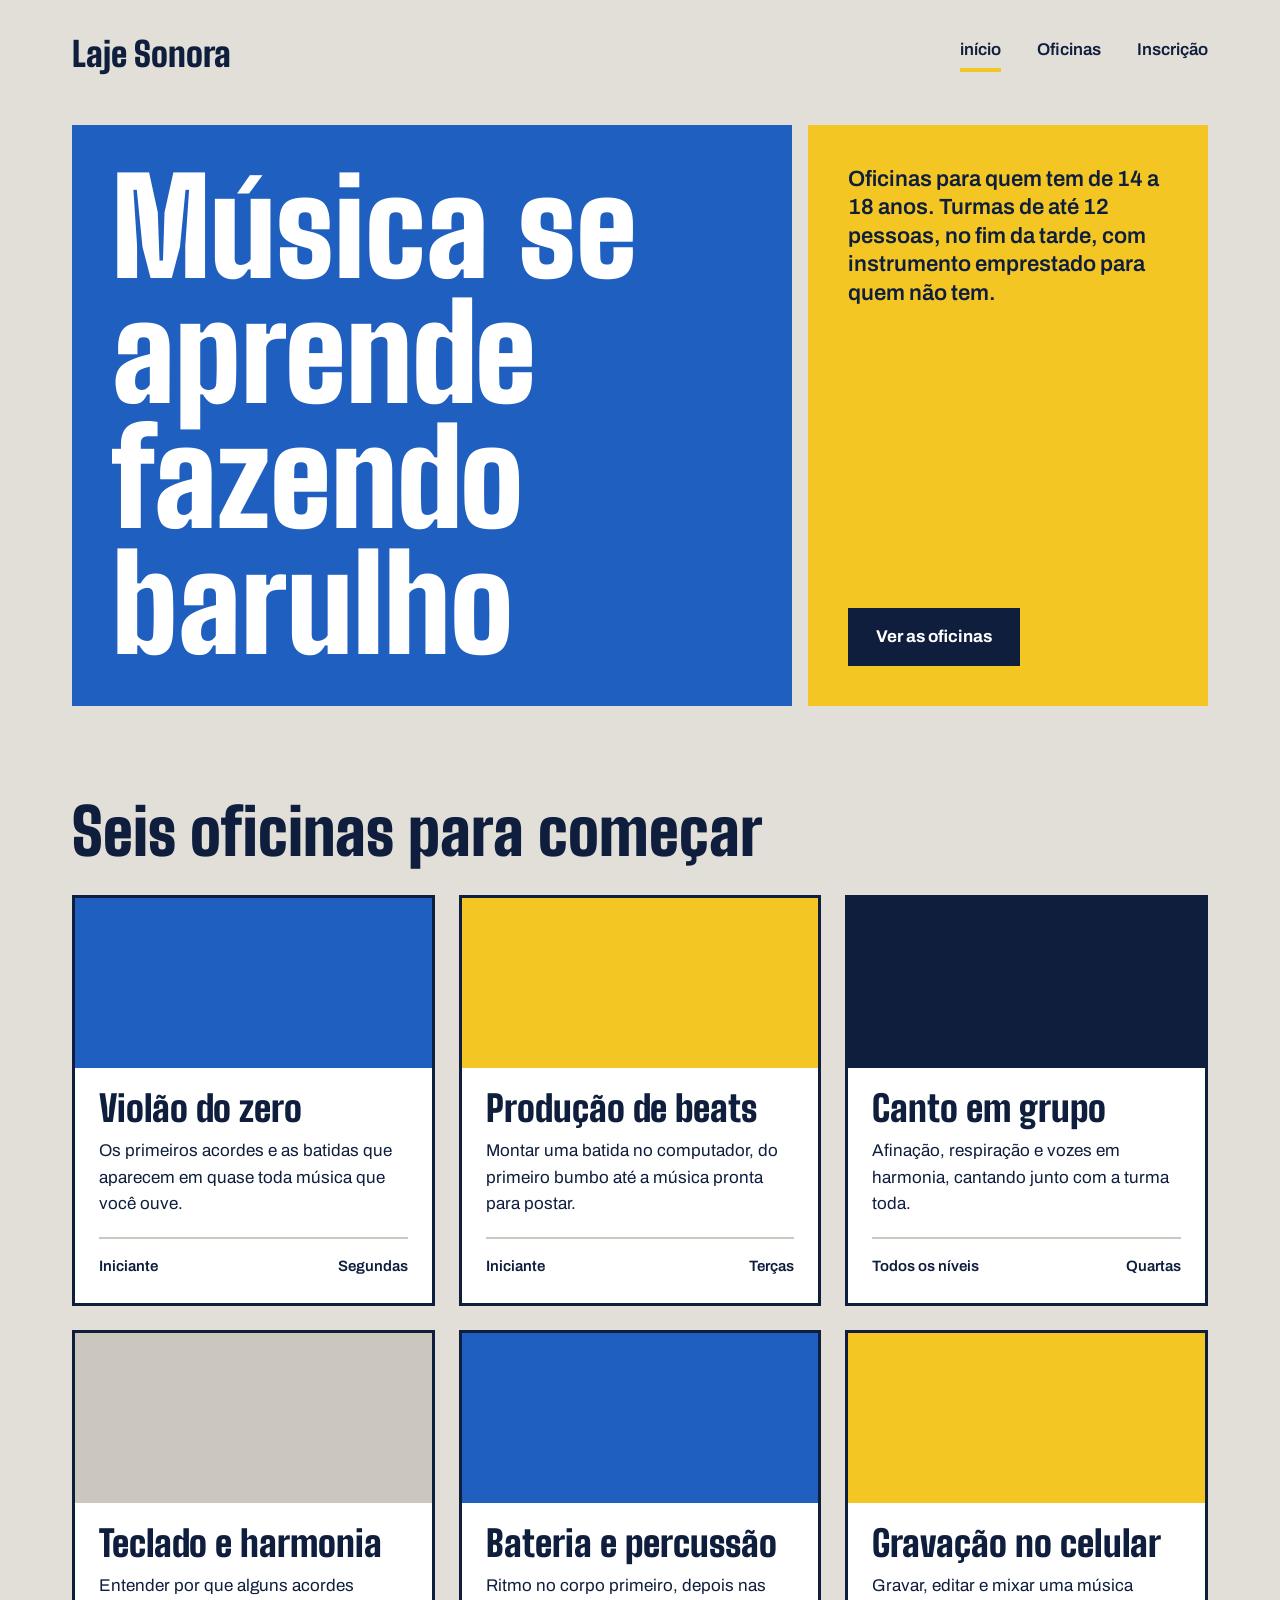
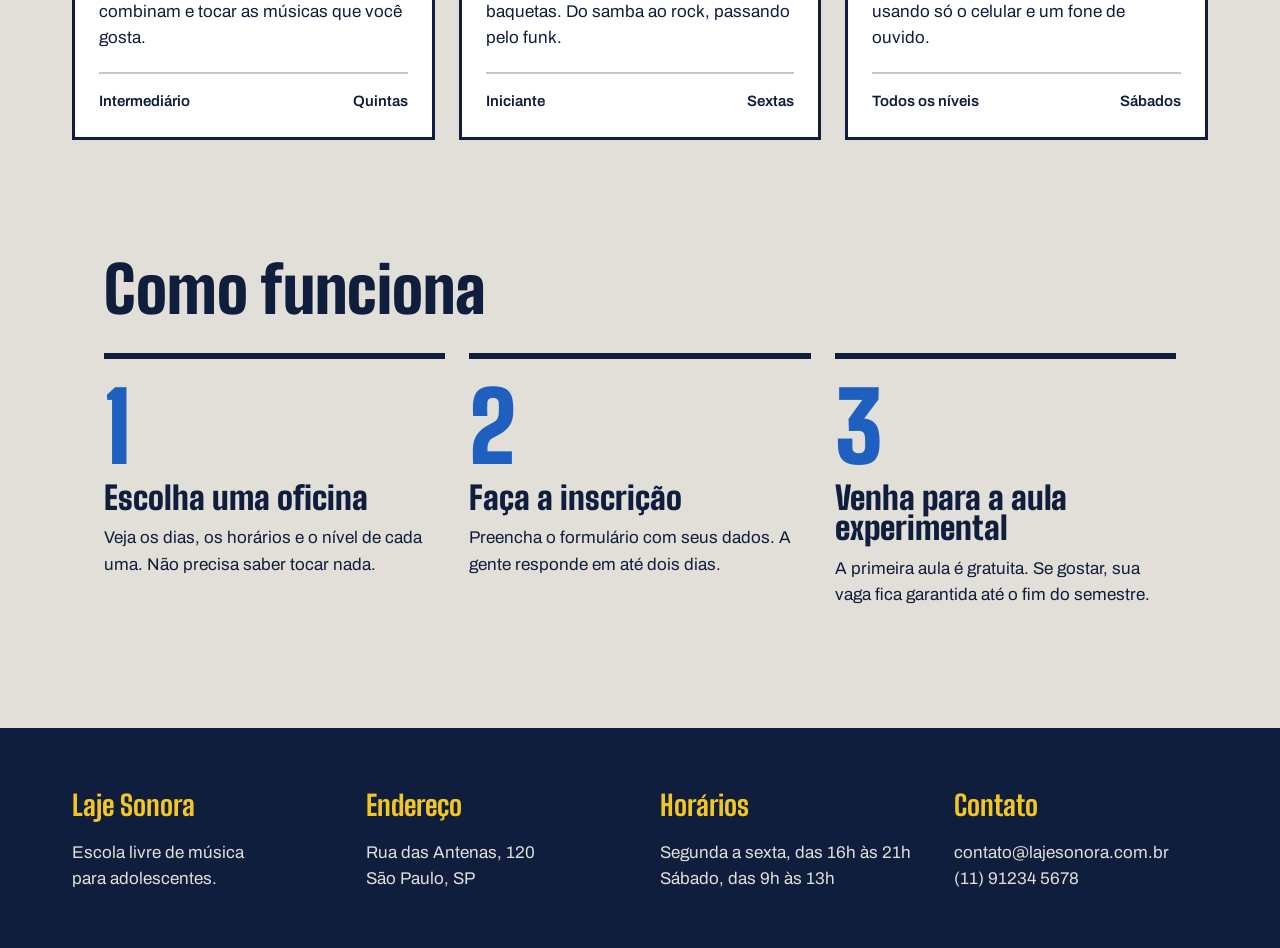
<file: index.html>
<!DOCTYPE html>
<html lang="pt-BR">
<head>
    <meta charset="UTF-8">
    <meta name="viewport" content="width=device-width, initial-scale=1.0">
    <link rel="stylesheet" href="./index.css">
    <link rel="preconnect" href="https://fonts.googleapis.com">
    <link rel="preconnect" href="https://fonts.gstatic.com" crossorigin>
    <link href="https://fonts.googleapis.com/css2?family=Archivo:ital,wght@0,100..900;1,100..900&family=Big+Shoulders:opsz,wght@10..72,100..900&display=swap" rel="stylesheet">
    <title>Laje Sonora</title>
   
</head>
<body>
   <header class="conteudo topo">
    <a href="./index.html" class="logo">Laje Sonora</a>
    <nav class="menu">
        <a href="./index.html" class="atual">início</a>
        <a href="./oficinas.html">Oficinas</a>
        <a href="./inscricao.html">Inscrição</a>
    </nav>
   </header>
   <main>
    <section class="conteudo cartazes"> 
        <div class="cartaz cartaz-principal">
            <h1>Música se aprende fazendo barulho</h1>
        </div>
        <div class="cartaz cartaz-lateral">
            <p>Oficinas para quem tem de 14 a 18 anos. Turmas de até 12 pessoas, no fim da tarde, com instrumento emprestado para quem não tem.</p>
            <a href="./oficinas.html" class="botao">Ver as oficinas</a>
        </div>
        
    </section>
    <section class="conteudo secao">
        <h2 class="titulo-secao">Seis oficinas para começar</h2>
        <div class="cards">
            <article class="card">
                <div class="foto foto-azul"></div>
                <div class="card-texto">
                <h3>Violão do zero</h3>
                <p>Os primeiros acordes e as batidas que aparecem em quase toda música que você ouve.</p>
                <div class="card-info">
                    <span>Iniciante</span> <span>Segundas</span>
                </div>
            </div>
            </article>

            <article class="card">
                <div class=" foto foto-amarela"></div>
                <div class="card-texto">
                <h3>Produção de beats</h3>
                <p>Montar uma batida no computador, do primeiro bumbo até a música pronta para postar.</p>
                <div class="card-info">
                    <span>Iniciante</span> <span>Terças</span>
                </div>
            </div>
            </article>

            <article class="card">
                <div class="foto foto-tinta"></div>
                <div class="card-texto">
                <h3>Canto em grupo</h3>
                <p>Afinação, respiração e vozes em harmonia, cantando junto com a turma toda.</p>
                <div class="card-info">
                    <span>Todos os níveis</span> <span>Quartas</span>
                </div>
            </div>
            </article>
        <article class="card">
            <div class="foto"></div>
            <div class="card-texto">
            <h3>Teclado e harmonia</h3>
            <p>Entender por que alguns acordes combinam e tocar as músicas que você gosta.</p>
            <div class="card-info">
                <span>Intermediário</span> <span>Quintas</span>
            </div>
            </div>
            </article>
            <article class="card">
                <div class="foto foto-azul"></div>
                <div class="card-texto">
                <h3>Bateria e percussão</h3>
                <p>Ritmo no corpo primeiro, depois nas baquetas. Do samba ao rock, passando pelo funk.</p>
                <div class="card-info">
                    <span>Iniciante</span> <span>Sextas</span>
                </div>
                </div>
                </article>
                <article class="card">
                    <div class="foto foto-amarela"></div>
                    <div class="card-texto">
                    <h3>Gravação no celular</h3>
                    <p>Gravar, editar e mixar uma música usando só o celular e um fone de ouvido.</p>
                    <div class="card-info">
                        <span>Todos os níveis</span> <span>Sábados</span>
                    </div>
                </div>
                </article>
        <section class="conteudo secao">
            <h2 class="titulo-secao">Como funciona</h2>
            <div class="passos">
            <div class="passo">
                <p class="passo-numero">1</p>
                <h3>Escolha uma oficina</h3>
                <p>Veja os dias, os horários e o nível de cada uma. Não precisa saber tocar nada.</p>
            </div>

            <div class="passo">
                <p class="passo-numero">2</p>
                <h3>Faça a inscrição</h3>
                <p>Preencha o formulário com seus dados. A gente responde em até dois dias.</p>
            </div>

            <div class="passo">
                <p class="passo-numero">3</p>
                <h3>Venha para a aula experimental</h3>
                <p>A primeira aula é gratuita. Se gostar, sua vaga fica garantida até o fim do semestre.</p>
            </div>
        </div>
        </section>
    </section>
   </main>
   <footer class="rodape">
    <div class="conteudo rodape-colunas">
        <div class="rodape-coluna"> 
            <h4>Laje Sonora</h4>
            <p>Escola livre de música <br>para adolescentes.</p>
        </div>
        <div class="rodape-coluna"> 
            <h4>Endereço</h4>
            <p>Rua das Antenas, 120 <br>São Paulo, SP</p>
        </div>
        <div class="rodape-coluna"> 
            <h4>Horários</h4>
            <p>Segunda a sexta, das 16h às 21h<br>Sábado, das 9h às 13h</p>
        </div>
        <div class="rodape-coluna"> 
            <h4>Contato</h4>
            <p>contato@lajesonora.com.br<br>(11) 91234 5678</p>
        </div>
    </div>
</footer>
</body>
</html>
</file>
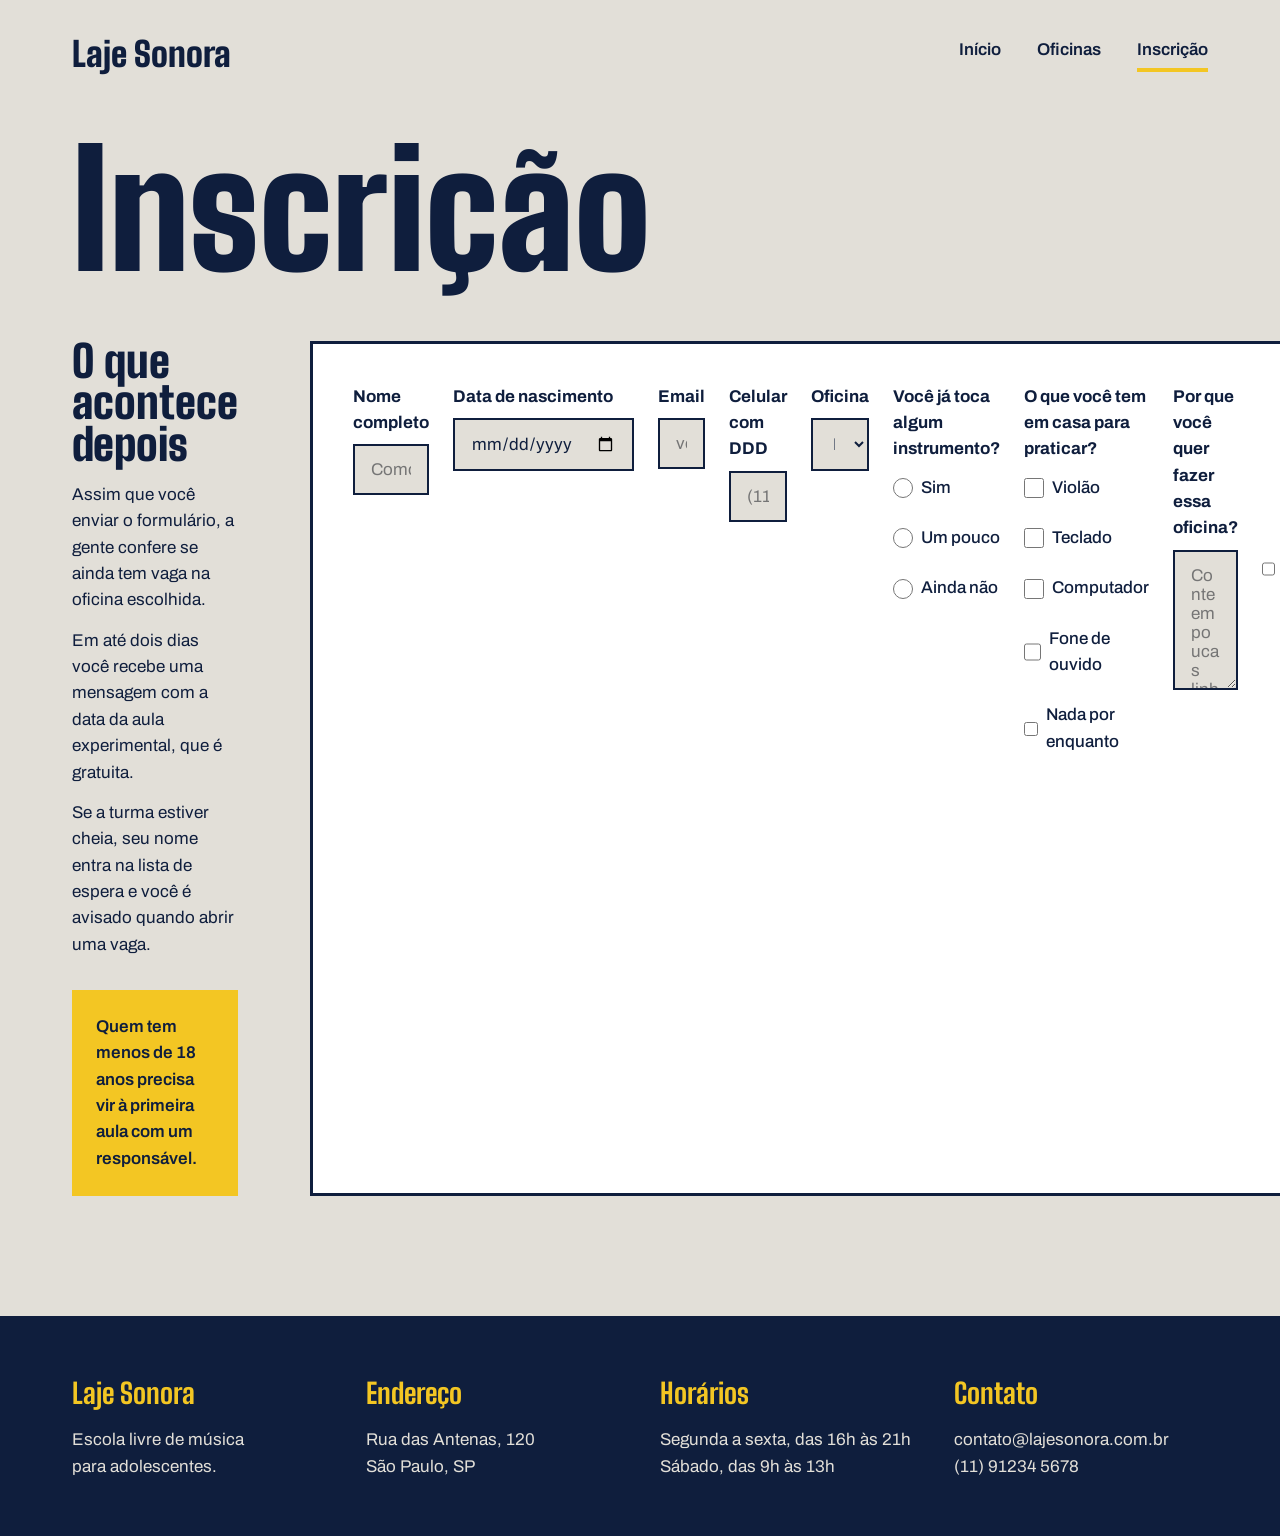
<file: inscricao.html>
<!DOCTYPE html>
<html lang="pt-BR">
<head>
    <meta charset="UTF-8">
    <meta name="viewport" content="width=device-width, initial-scale=1.0">
    <link rel="stylesheet" href="./inscricao.css">
    <link rel="preconnect" href="https://fonts.googleapis.com">
    <link rel="preconnect" href="https://fonts.gstatic.com" crossorigin>
    <link href="https://fonts.googleapis.com/css2?family=Archivo:ital,wght@0,100..900;1,100..900&family=Big+Shoulders:opsz,wght@10..72,100..900&display=swap" rel="stylesheet">
    <title>Laje Sonora | Inscrição</title>
</head>
<body>
    <header class="conteudo topo">
        <a href="./index.html" class="logo">Laje Sonora</a>
        <nav class="menu">
            <a href="./index.html">Início</a>
            <a href="./oficinas.html">Oficinas</a>
            <a href="./inscricao.html" class="atual">Inscrição</a>
        </nav>
    </header>

    <main class="conteudo">
        <h1 class="titulo-pagina">Inscrição</h1>

        <div class="inscricao">
            <section class="explicacao">
                <h2>O que acontece depois</h2>

                <p>Assim que você enviar o formulário, a gente confere se ainda tem vaga na oficina escolhida.</p>

                <p>Em até dois dias você recebe uma mensagem com a data da aula experimental, que é gratuita.</p>

                <p>Se a turma estiver cheia, seu nome entra na lista de espera e você é avisado quando abrir uma vaga.</p>

                <p class="aviso">Quem tem menos de 18 anos precisa vir à primeira aula com um responsável.</p>
            </section>
            <form class="formulario action="#" method="post"">
                 <div class="linha">
                    <div class="campo">
                        <label for="nome">Nome completo</label>
                        <input type="text"
                            id="nome"
                            name="nome"
                            placeholder="Como está no seu documento"
                            required>
                    </div>
                     <div class="campo">
                        <label for="nascimento">Data de nascimento</label>
                         <input type="date"
                            id="nascimento"
                            name="nascimento"
                            required>
                    </div>
                    <div class="linha">
                    <div class="campo">
                        <label for="email">Email</label>
                        <input type="email"
                            id="email"
                            name="email"
                            placeholder="voce@exemplo.com"
                            required>
                    </div>
                    <div class="campo">
                        <label for="telefone">Celular com DDD</label>
                        <input type="tel"
                            id="telefone"
                            name="telefone"
                            placeholder="(11) 91234 5678"
                            required>
                    </div>
                </div>
                <div class="campo">
                    <label for="oficina">Oficina</label>
                    <select id="oficina" name="oficina" required>
                        <option value="">Escolha uma oficina</option>
                        <option value="violao">Violão do zero</option>
                        <option value="beats">Produção de beats</option>
                        <option value="canto">Canto em grupo</option>
                        <option value="teclado">Teclado e harmonia</option>
                        <option value="bateria">Bateria e percussão</option>
                        <option value="gravacao">Gravação no celular</option>
                    </select>
                </div>
                <fieldset class="grupo">
                    <legend>Você já toca algum instrumento?</legend>
                    <div class="opcoes">
                        <div class="opcao">
                            <input type="radio" id="tocaSim" name="toca" value="sim">
                            <label for="tocaSim">Sim</label>
                        </div>
                        <div class="opcao">
                            <input type="radio" id="tocaPouco" name="toca" value="pouco">
                            <label for="tocaPouco">Um pouco</label>
                        </div>
                        <div class="opcao">
                            <input type="radio" id="tocaNao" name="toca" value="nao">
                            <label for="tocaNao">Ainda não</label>
                        </div>
                    </div>
                </fieldset>
                <fieldset class="grupo">
                    <legend>O que você tem em casa para praticar?</legend>
                    <div class="opcoes">
                        <div class="opcao">
                            <input type="checkbox" id="temViolao" name="tem" value="violao">
                            <label for="temViolao">Violão</label>
                        </div>
                        <div class="opcao">
                            <input type="checkbox" id="temTeclado" name="tem" value="teclado">
                            <label for="temTeclado">Teclado</label>
                        </div>
                        <div class="opcao">
                            <input type="checkbox" id="temComputador" name="tem" value="computador">
                            <label for="temComputador">Computador</label>
                        </div>
                        <div class="opcao">
                            <input type="checkbox" id="temFone" name="tem" value="fone">
                            <label for="temFone">Fone de ouvido</label>
                        </div>
                        <div class="opcao">
                            <input type="checkbox" id="temNada" name="tem" value="nada">
                            <label for="temNada">Nada por enquanto</label>
                        </div>
                    </div>
                </fieldset>
                <div class="campo">
                    <label for="motivo">Por que você quer fazer essa oficina?</label>
                    <textarea id="motivo"
                        name="motivo"
                        placeholder="Conte em poucas linhas"
                    ></textarea>
                </div>
                <div class="opcao">
                    <input type="checkbox"
                        id="responsavel"
                        name="responsavel"
                        required>
                    <label for="responsavel">Meu responsável sabe desta inscrição</label>
                </div>
                <div>
                    <button class="botao" type="submit">Enviar inscrição</button>
                </div>
            </form>
        </div>
    </main> 
    <footer class="rodape">
    <div class="conteudo rodape-colunas">
        <div class="rodape-coluna"> 
            <h4>Laje Sonora</h4>
            <p>Escola livre de música <br>para adolescentes.</p>
        </div>
        <div class="rodape-coluna"> 
            <h4>Endereço</h4>
            <p>Rua das Antenas, 120 <br>São Paulo, SP</p>
        </div>
        <div class="rodape-coluna"> 
            <h4>Horários</h4>
            <p>Segunda a sexta, das 16h às 21h<br>Sábado, das 9h às 13h</p>
        </div>
        <div class="rodape-coluna"> 
            <h4>Contato</h4>
            <p>contato@lajesonora.com.br<br>(11) 91234 5678</p>
        </div>
    </div>
    </footer>  
</body>
</html>
</file>
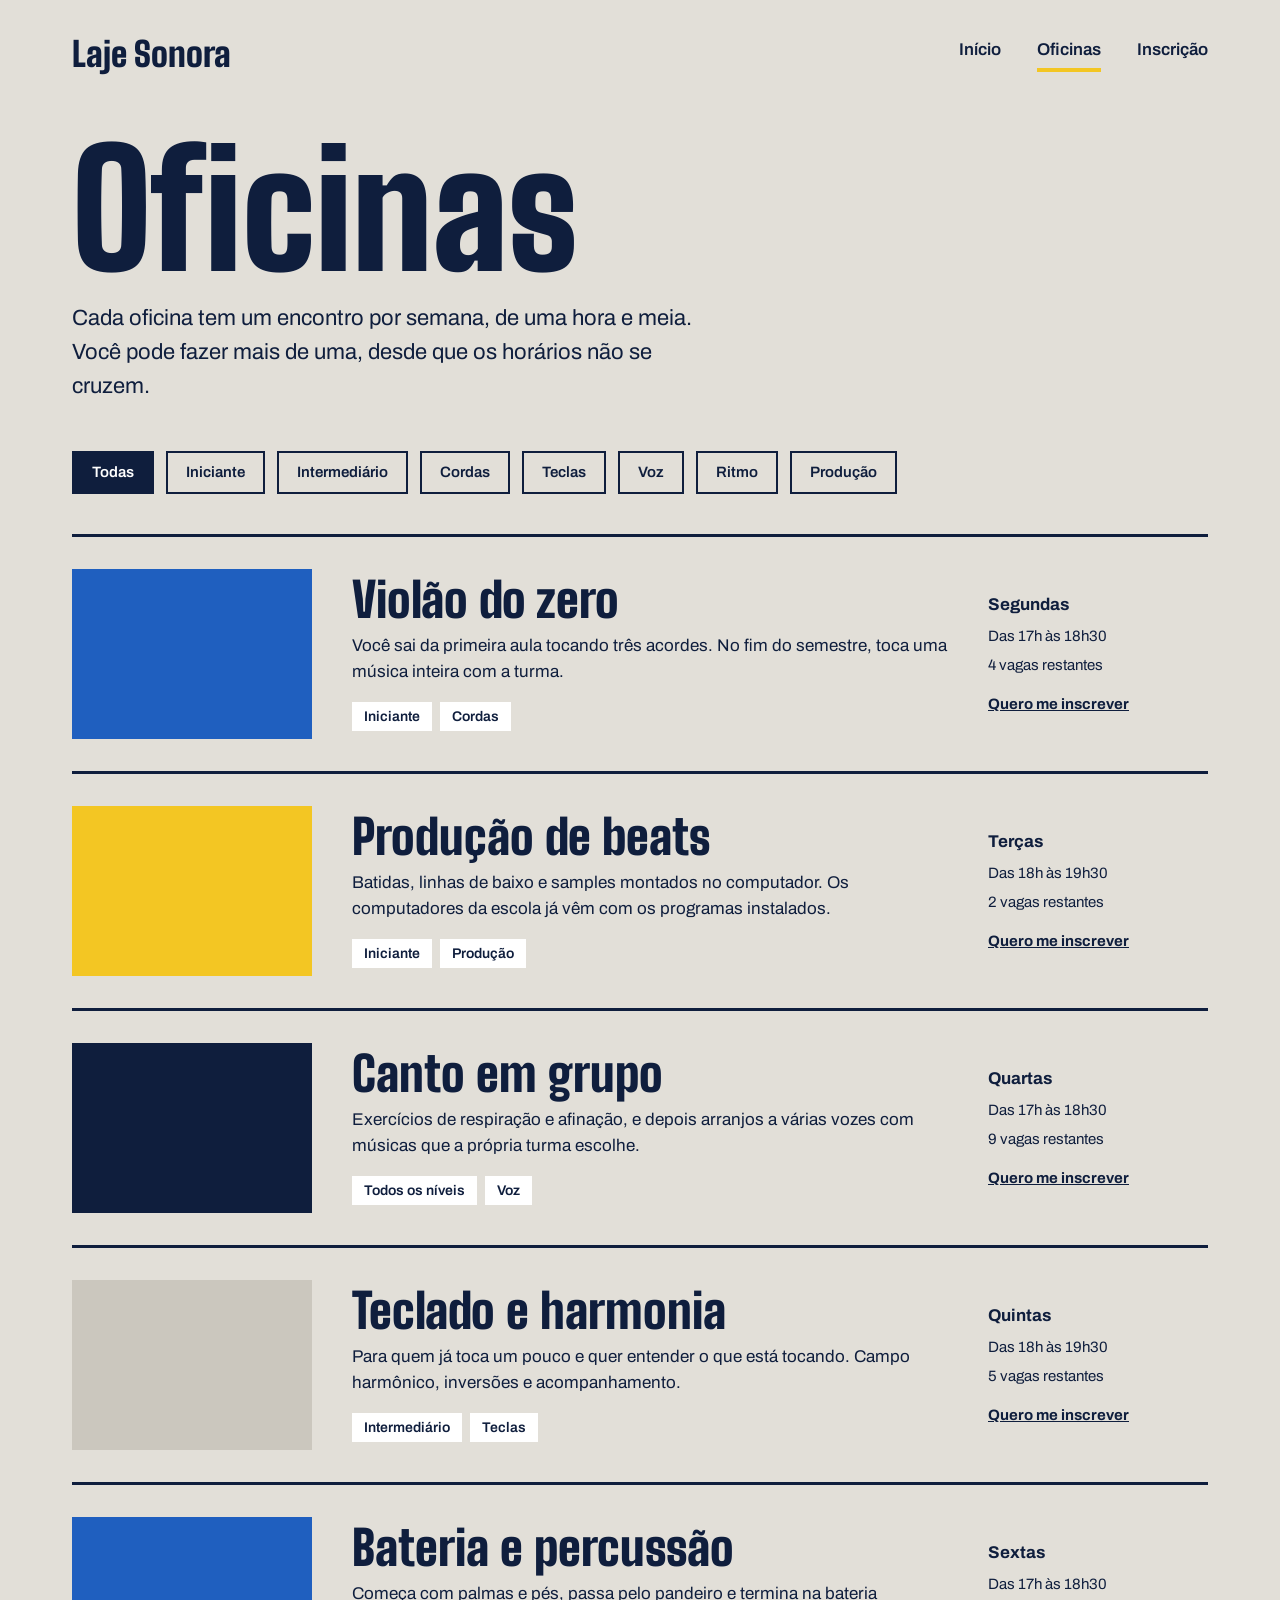
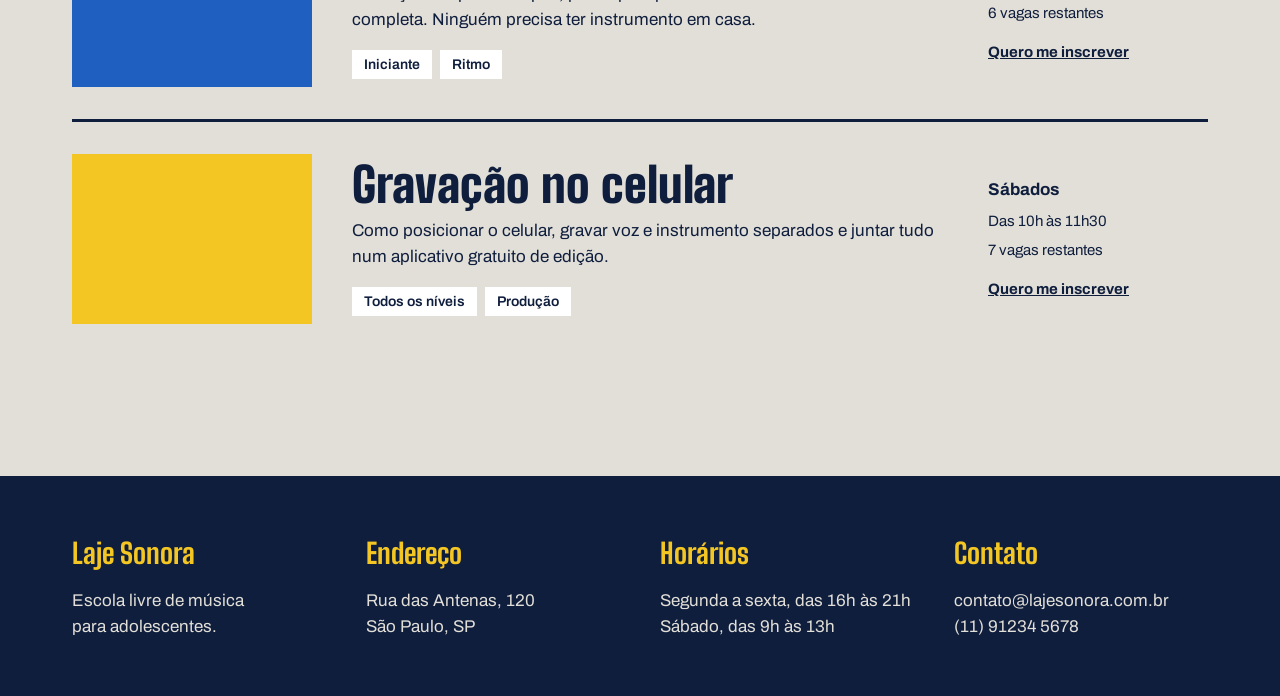
<file: oficinas.html>
<!DOCTYPE html>
<html lang="pt-BR">
<head>
    <meta charset="UTF-8">
    <meta name="viewport" content="width=device-width, initial-scale=1.0">
    <link rel="stylesheet" href="./oficinas.css">
    <link rel="preconnect" href="https://fonts.googleapis.com">
    <link rel="preconnect" href="https://fonts.gstatic.com" crossorigin>
    <link href="https://fonts.googleapis.com/css2?family=Archivo:ital,wght@0,100..900;1,100..900&family=Big+Shoulders:opsz,wght@10..72,100..900&display=swap" rel="stylesheet">
    <title>Laje Sonora | Oficinas</title>
</head>
<body>
    <header class="conteudo topo">
        <a href="./index.html" class="logo">Laje Sonora</a>
        <nav class="menu">
            <a href="./index.html">Início</a>
            <a href="./oficinas.html" class="atual">Oficinas</a>
            <a href="./inscricao.html">Inscrição</a>
        </nav>
    </header>

    <main class="conteudo">
        <h1 class="titulo-pagina">Oficinas</h1>
        <p class="subtitulo-pagina">
        Cada oficina tem um encontro por semana, de uma hora e meia. Você pode fazer mais de uma, desde que os horários não se cruzem.
    </p>
        <div class="filtros">
    <span class="filtro ativo">Todas</span>
    <span class="filtro">Iniciante</span>
    <span class="filtro">Intermediário</span>
    <span class="filtro">Cordas</span>
    <span class="filtro">Teclas</span>
    <span class="filtro">Voz</span>
    <span class="filtro">Ritmo</span>
    <span class="filtro">Produção</span>
        </div>
        <div class="lista">
        <article class="oficina">
        <div class="foto foto-azul"></div>
        <div class="oficina-texto">
            <h2>Violão do zero</h2>
            <p>Você sai da primeira aula tocando três acordes. No fim do semestre, toca uma música inteira com a turma.</p>
            <div class="etiquetas">
                <span class="etiqueta">Iniciante</span>
                <span class="etiqueta">Cordas</span>
            </div>
            </div>
        <div class="oficina-detalhes">
            <strong>Segundas</strong>
            <span>Das 17h às 18h30</span>
            <span>4 vagas restantes</span>
            <a href="./inscricao.html">Quero me inscrever</a>
        </div>
        </article>
        <article class="oficina">
        <div class="foto foto-amarela"></div>
        <div class="oficina-texto">
            <h2>Produção de beats</h2>
            <p>Batidas, linhas de baixo e samples montados no computador. Os computadores da escola já vêm com os programas instalados.</p>
            <div class="etiquetas">
                <span class="etiqueta">Iniciante</span>
                <span class="etiqueta">Produção</span>
            </div>
        </div>
        <div class="oficina-detalhes">
            <strong>Terças</strong>
            <span>Das 18h às 19h30</span>
            <span>2 vagas restantes</span>
            <a href="./inscricao.html">Quero me inscrever</a>
        </div>
    </article>
    <article class="oficina">
        <div class="foto foto-tinta"></div>
        <div class="oficina-texto">
            <h2>Canto em grupo</h2>
            <p>Exercícios de respiração e afinação, e depois arranjos a várias vozes com músicas que a própria turma escolhe.</p>
            <div class="etiquetas">
                <span class="etiqueta">Todos os níveis</span>
                <span class="etiqueta">Voz</span>
            </div>
        </div>
        <div class="oficina-detalhes">
            <strong>Quartas</strong>
            <span>Das 17h às 18h30</span>
            <span>9 vagas restantes</span>
            <a href="./inscricao.html">Quero me inscrever</a>
        </div>
    </article>
    <article class="oficina">
        <div class="foto"></div>
        <div class="oficina-texto">
            <h2>Teclado e harmonia</h2>
            <p>Para quem já toca um pouco e quer entender o que está tocando. Campo harmônico, inversões e acompanhamento.</p>
            <div class="etiquetas">
                <span class="etiqueta">Intermediário</span>
                <span class="etiqueta">Teclas</span>
           </div>
        </div>
            <div class="oficina-detalhes">
            <strong>Quintas</strong>
            <span>Das 18h às 19h30</span>
            <span>5 vagas restantes</span>
            <a href="./inscricao.html">Quero me inscrever</a>
        </div>
    </article>
    <article class="oficina">
        <div class="foto foto-azul"></div>
        <div class="oficina-texto">
            <h2>Bateria e percussão</h2>
            <p>Começa com palmas e pés, passa pelo pandeiro e termina na bateria completa. Ninguém precisa ter instrumento em casa.</p>
            <div class="etiquetas">
                <span class="etiqueta">Iniciante</span>
                <span class="etiqueta">Ritmo</span>
            </div>
        </div>
        <div class="oficina-detalhes">
            <strong>Sextas</strong>
            <span>Das 17h às 18h30</span>
            <span>6 vagas restantes</span>
            <a href="./inscricao.html">Quero me inscrever</a>
        </div>
    </article>
     <article class="oficina">
        <div class="foto foto-amarela"></div>
        <div class="oficina-texto">
            <h2>Gravação no celular</h2>
            <p>Como posicionar o celular, gravar voz e instrumento separados e juntar tudo num aplicativo gratuito de edição.</p>
            <div class="etiquetas">
                <span class="etiqueta">Todos os níveis</span>
                <span class="etiqueta">Produção</span>
            </div>
        </div>
        <div class="oficina-detalhes">
            <strong>Sábados</strong>
            <span>Das 10h às 11h30</span>
            <span>7 vagas restantes</span>
            <a href="./inscricao.html">Quero me inscrever</a>
        </div>
    </article>
        </div>
    </main>
    <footer class="rodape">
    <div class="conteudo rodape-colunas">
        <div class="rodape-coluna"> 
            <h4>Laje Sonora</h4>
            <p>Escola livre de música <br>para adolescentes.</p>
        </div>
        <div class="rodape-coluna"> 
            <h4>Endereço</h4>
            <p>Rua das Antenas, 120 <br>São Paulo, SP</p>
        </div>
        <div class="rodape-coluna"> 
            <h4>Horários</h4>
            <p>Segunda a sexta, das 16h às 21h<br>Sábado, das 9h às 13h</p>
        </div>
        <div class="rodape-coluna"> 
            <h4>Contato</h4>
            <p>contato@lajesonora.com.br<br>(11) 91234 5678</p>
        </div>
    </div>
</footer>
</body>
</html>
</file>
<file: index.css>
* {
  margin: 0;
  padding: 0;
  box-sizing: border-box;
}
:root {
  --concreto: #E2DFD8;
  --concreto-escuro: #CBC7BE;
  --tinta: #0F1E3D;
  --caixa-dagua: #1F5FBF;
  --fita: #F3C623;
  --branco: #FFFFFF;
  --fonte-cartaz: "Big Shoulders", "Arial Narrow", sans-serif;
  --fonte-texto: "Archivo", Arial, sans-serif;
}
body {
  background-color: var(--concreto);
  color: var(--tinta);
  font-family: var(--fonte-texto);
  font-size: 17px;
  line-height: 1.55;
}
a {
  color: inherit;
}
h1, h2, h3 {
  font-family: var(--fonte-cartaz);
  font-weight: 900;
  line-height: 0.95;
}
.conteudo {
  max-width: 1200px;
  margin-inline: auto;
  padding-inline: 32px;
}
.topo {
  padding-block: 28px;
  display: flex;
  justify-content: space-between;
   align-items: center;
}
.logo {
  font-family: var(--fonte-cartaz);
  font-size: 34px;
  font-weight: 900;
  text-decoration: none;
}
.menu {
  display: flex;
  gap: 36px;
}
.menu a {
  font-weight: 600;
  text-decoration: none;
  padding-bottom: 4px;
  border-bottom: 4px solid transparent;
}
.menu a:hover {
  border-bottom-color: var(--tinta);
}
.menu a.atual {
  border-bottom-color: var(--fita);
}
.cartazes {
  margin-top: 16px;
  display: flex;
  gap: 16px;
}
.cartaz {
  padding: 40px;
}
.cartaz-principal {
  background-color: var(--caixa-dagua);
  color: var(--branco);
  flex: 2;
}
.cartaz-principal h1 {
  font-size: 132px;
  max-width: 9ch;
}
.cartaz-lateral {
  background-color: var(--fita);
  flex: 1;
  display: flex;
  flex-direction: column;
  justify-content: space-between;
  gap: 32px;
  align-items: flex-start;
}
.cartaz-lateral p {
  font-size: 22px;
  font-weight: 600;
  line-height: 1.3;
}
.botao {
  background-color: var(--tinta);
  color: var(--branco);
  font-weight: 700;
  text-decoration: none;
  padding: 16px 28px;
  border: none;
  font-family: var(--fonte-texto);
  font-size: 17px;
  cursor: pointer;
}
.botao:hover {
  background-color: var(--caixa-dagua);
}
.secao {
  margin-top: 96px;
}
.titulo-secao {
  font-size: 64px;
  margin-bottom: 32px;
}
.cards {
  display: flex;
  flex-wrap: wrap;
  gap: 24px;
}
.card {
  background-color: var(--branco);
  border: 3px solid var(--tinta);
  flex: 1 1 340px;
}
.card .foto {
  height: 170px;
}
.foto {
  background-color: var(--concreto-escuro);
}

.foto-azul {
  background-color: var(--caixa-dagua);
}

.foto-amarela {
  background-color: var(--fita);
}

.foto-tinta {
  background-color: var(--tinta);
}
.card-texto {
  padding: 24px;
}
.card h3 {
  font-size: 36px;
  margin-bottom: 12px;
}
.card-info {
  margin-top: 20px;
  padding-top: 16px;
  border-top: 2px solid var(--concreto-escuro);
  font-weight: 600;
  font-size: 15px;
  display: flex;
  justify-content: space-between;
}
.passos {
  display: flex;
  gap: 24px;
}
.passo {
  border-top: 6px solid var(--tinta);
  padding-top: 20px;
  flex: 1;
}
.passo-numero {
  font-family: var(--fonte-cartaz);
  font-size: 96px;
  font-weight: 900;
  line-height: 1;
  color: var(--caixa-dagua);
}
.passo h3 {
  font-size: 32px;
  margin-block: 8px 12px;
}
.rodape {
  margin-top: 120px;
  background-color: var(--tinta);
  color: var(--concreto);
  padding-block: 56px;
}
.rodape-colunas {
  display: flex;
  gap: 40px;
}
.rodape-coluna {
  flex: 1;
}
.rodape h4 {
  font-family: var(--fonte-cartaz);
  font-size: 28px;
  color: var(--fita);
  margin-bottom: 12px;
}
@media (max-width: 800px) {
  .cartazes,
  .passos,
  .rodape-colunas {
    flex-direction: column;
  }
  .cartaz-principal h1 {
  font-size: 84px;
 }
}
</file>
<file: inscricao.css>
* {
  margin: 0;
  padding: 0;
  box-sizing: border-box;
}
:root {
  --concreto: #E2DFD8;
  --concreto-escuro: #CBC7BE;
  --tinta: #0F1E3D;
  --caixa-dagua: #1F5FBF;
  --fita: #F3C623;
  --branco: #FFFFFF;

  --fonte-cartaz: "Big Shoulders", "Arial Narrow", sans-serif;
  --fonte-texto: "Archivo", Arial, sans-serif;
}
body {
  background-color: var(--concreto);
  color: var(--tinta);
  font-family: var(--fonte-texto);
  font-size: 17px;
  line-height: 1.55;
}
a {
  color: inherit;
}
h1, h2, h3 {
  font-family: var(--fonte-cartaz);
  font-weight: 900;
  line-height: 0.95;
}
.conteudo {
  max-width: 1200px;
  margin-inline: auto;
  padding-inline: 32px;
}
.topo {
  padding-block: 28px;
  display: flex;
  justify-content: space-between;
  align-items: center;
}
.logo {
  font-family: var(--fonte-cartaz);
  font-size: 34px;
  font-weight: 900;
  text-decoration: none;
}
.menu {
  display: flex;
  gap: 36px;
}
.menu a {
  font-weight: 600;
  text-decoration: none;
  padding-bottom: 4px;
  border-bottom: 4px solid transparent;
}
.menu a:hover {
  border-bottom-color: var(--tinta);
}
.menu a.atual {
  border-bottom-color: var(--fita);
}
.rodape {
  margin-top: 120px;
  background-color: var(--tinta);
  color: var(--concreto);
  padding-block: 56px;
}
.rodape-colunas {
  display: flex;
  gap: 40px;
}
.rodape-coluna {
  flex: 1;
}
.rodape h4 {
  font-family: var(--fonte-cartaz);
  font-size: 28px;
  color: var(--fita);
  margin-bottom: 12px;
}
.titulo-pagina {
  font-size: 160px;
  margin-top: 24px;
}
.botao {
  background-color: var(--tinta);
  color: var(--branco);
  font-weight: 700;
  text-decoration: none;
  padding: 16px 28px;
  border: none;
  font-family: var(--fonte-texto);
  font-size: 17px;
  cursor: pointer;
}
.botao:hover {
  background-color: var(--caixa-dagua);
}
.inscricao {
  margin-top: 56px;
  display: flex;
  gap: 72px;
}
.explicacao {
  flex: 1;
}
.explicacao h2 {
  font-size: 44px;
  margin-bottom: 16px;
}
.explicacao p + p {
  margin-top: 14px;
}
.explicacao .aviso {
  margin-top: 32px;
  padding: 24px;
  background-color: var(--fita);
  font-weight: 600;
}
.formulario {
  background-color: var(--branco);
  border: 3px solid var(--tinta);
  padding: 40px;
  flex: 2;
  display: flex;
  flex-direction: column;
  gap: 28px;
}
.linha {
  display: flex;
  gap: 24px;
}
.campo {
  flex: 1;
  display: flex;
  flex-direction: column;
  gap: 8px;
}
.grupo legend {
  margin-bottom: 12px;
}
.opcoes {
  display: flex;
  flex-wrap: wrap;
  gap: 24px;
}
.opcao {
  display: flex;
  align-items: center;
  gap: 8px;
}
.formulario label,
.formulario legend {
  font-weight: 700;
}
.formulario fieldset {
  border: none;
}
.formulario input[type="text"],
.formulario input[type="email"],
.formulario input[type="tel"],
.formulario input[type="date"],
.formulario select,
.formulario textarea {
     width: 100%;
  padding: 14px 16px;
  border: 2px solid var(--tinta);
  background-color: var(--concreto);
  font-family: var(--fonte-texto);
  font-size: 17px;
  color: var(--tinta);
}
.formulario input:focus,
.formulario select:focus,
.formulario textarea:focus {
  outline: 3px solid var(--caixa-dagua);
  outline-offset: 2px;
  background-color: var(--branco);
}
.formulario textarea {
  height: 140px;
  resize: vertical;
}
.formulario .opcao label {
  font-weight: 500;
}
.formulario input[type="radio"],
.formulario input[type="checkbox"] {
  width: 20px;
  height: 20px;
  accent-color: var(--caixa-dagua);
}
@media (max-width: 800px) {
  .inscricao,
  .linha,
  .rodape-colunas {
    flex-direction: column;
  }
  .titulo-pagina {
    font-size: 96px;
  }
}
</file>
<file: oficinas.css>
* {
  margin: 0;
  padding: 0;
  box-sizing: border-box;
}
:root {
  --concreto: #E2DFD8;
  --concreto-escuro: #CBC7BE;
  --tinta: #0F1E3D;
  --caixa-dagua: #1F5FBF;
  --fita: #F3C623;
  --branco: #FFFFFF;

  --fonte-cartaz: "Big Shoulders", "Arial Narrow", sans-serif;
  --fonte-texto: "Archivo", Arial, sans-serif;
}
body {
  background-color: var(--concreto);
  color: var(--tinta);
  font-family: var(--fonte-texto);
  font-size: 17px;
  line-height: 1.55;
}
a {
  color: inherit;
}
h1, h2, h3 {
  font-family: var(--fonte-cartaz);
  font-weight: 900;
  line-height: 0.95;
}
.conteudo {
  max-width: 1200px;
  margin-inline: auto;
  padding-inline: 32px;
}
.topo {
  padding-block: 28px;
  display: flex;
  justify-content: space-between;
  align-items: center;
}
.logo {
  font-family: var(--fonte-cartaz);
  font-size: 34px;
  font-weight: 900;
  text-decoration: none;
}
.menu {
  display: flex;
  gap: 36px;
}
.menu a {
  font-weight: 600;
  text-decoration: none;
  padding-bottom: 4px;
  border-bottom: 4px solid transparent;
}
.menu a:hover {
  border-bottom-color: var(--tinta);
}
.menu a.atual {
  border-bottom-color: var(--fita);
}
.rodape {
  margin-top: 120px;
  background-color: var(--tinta);
  color: var(--concreto);
  padding-block: 56px;
}
.rodape-colunas {
  display: flex;
  gap: 40px;
}
.rodape-coluna {
  flex: 1;
}
.rodape h4 {
  font-family: var(--fonte-cartaz);
  font-size: 28px;
  color: var(--fita);
  margin-bottom: 12px;
}
.foto {
  background-color: var(--concreto-escuro);
}
.foto-azul {
  background-color: var(--caixa-dagua);
}
.foto-amarela {
  background-color: var(--fita);
}
.foto-tinta {
  background-color: var(--tinta);
}
.titulo-pagina {
  font-size: 160px;
  margin-top: 24px;
}
.subtitulo-pagina {
  font-size: 22px;
  max-width: 640px;
  margin-top: 16px;
}
.filtros {
  margin-top: 48px;
  display: flex;
  flex-wrap: wrap;
  gap: 12px;
}
.filtro {
  border: 2px solid var(--tinta);
  padding: 8px 18px;
  font-weight: 600;
  font-size: 15px;
}
.filtro.ativo {
  background-color: var(--tinta);
  color: var(--branco);
}
.lista {
  margin-top: 40px;
}
.oficina {
  padding-block: 32px;
  border-top: 3px solid var(--tinta);
  display: flex;
  align-items: center;
  gap: 40px;
}
.oficina .foto {
  width: 240px;
  height: 170px;
  flex-shrink: 0;
}
.oficina-texto {
  flex: 1;
}
.oficina h2 {
  font-size: 48px;
  margin-bottom: 10px;
}
.etiquetas {
  margin-top: 16px;
  display: flex;
  gap: 8px;
}
.etiqueta {
  background-color: var(--branco);
  padding: 4px 12px;
  font-size: 14px;
  font-weight: 600;
}
.oficina-detalhes {
  width: 220px;
  font-size: 15px;
  display: flex;
  flex-direction: column;
  gap: 6px;
}
.oficina-detalhes strong {
  font-size: 17px;
}
.oficina-detalhes a {
  margin-top: 10px;
  font-weight: 700;
}
@media (max-width: 800px) {
  .oficina,
  .rodape-colunas {
    flex-direction: column;
    align-items: stretch;
}
.titulo-pagina {
    font-size: 96px;
}
.oficina .foto,
  .oficina-detalhes {
    width: 100%;
}
</file>
